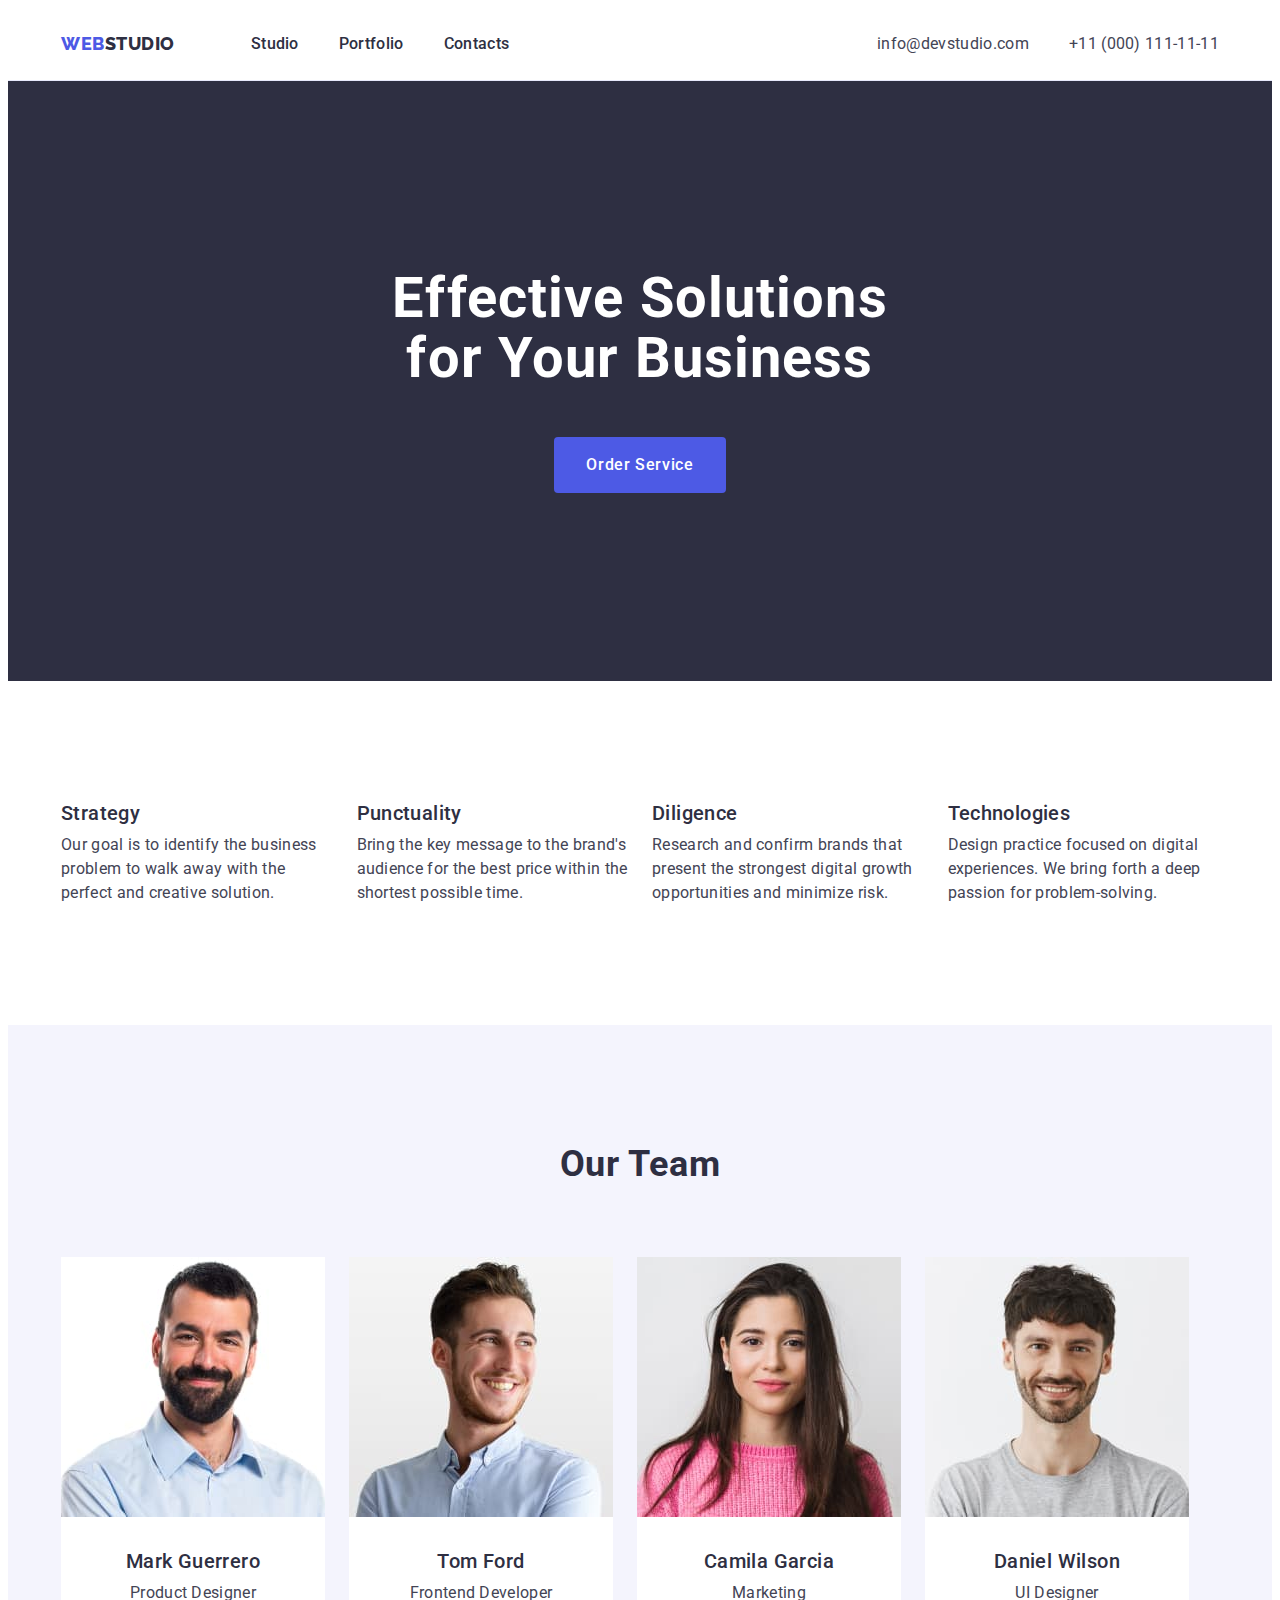
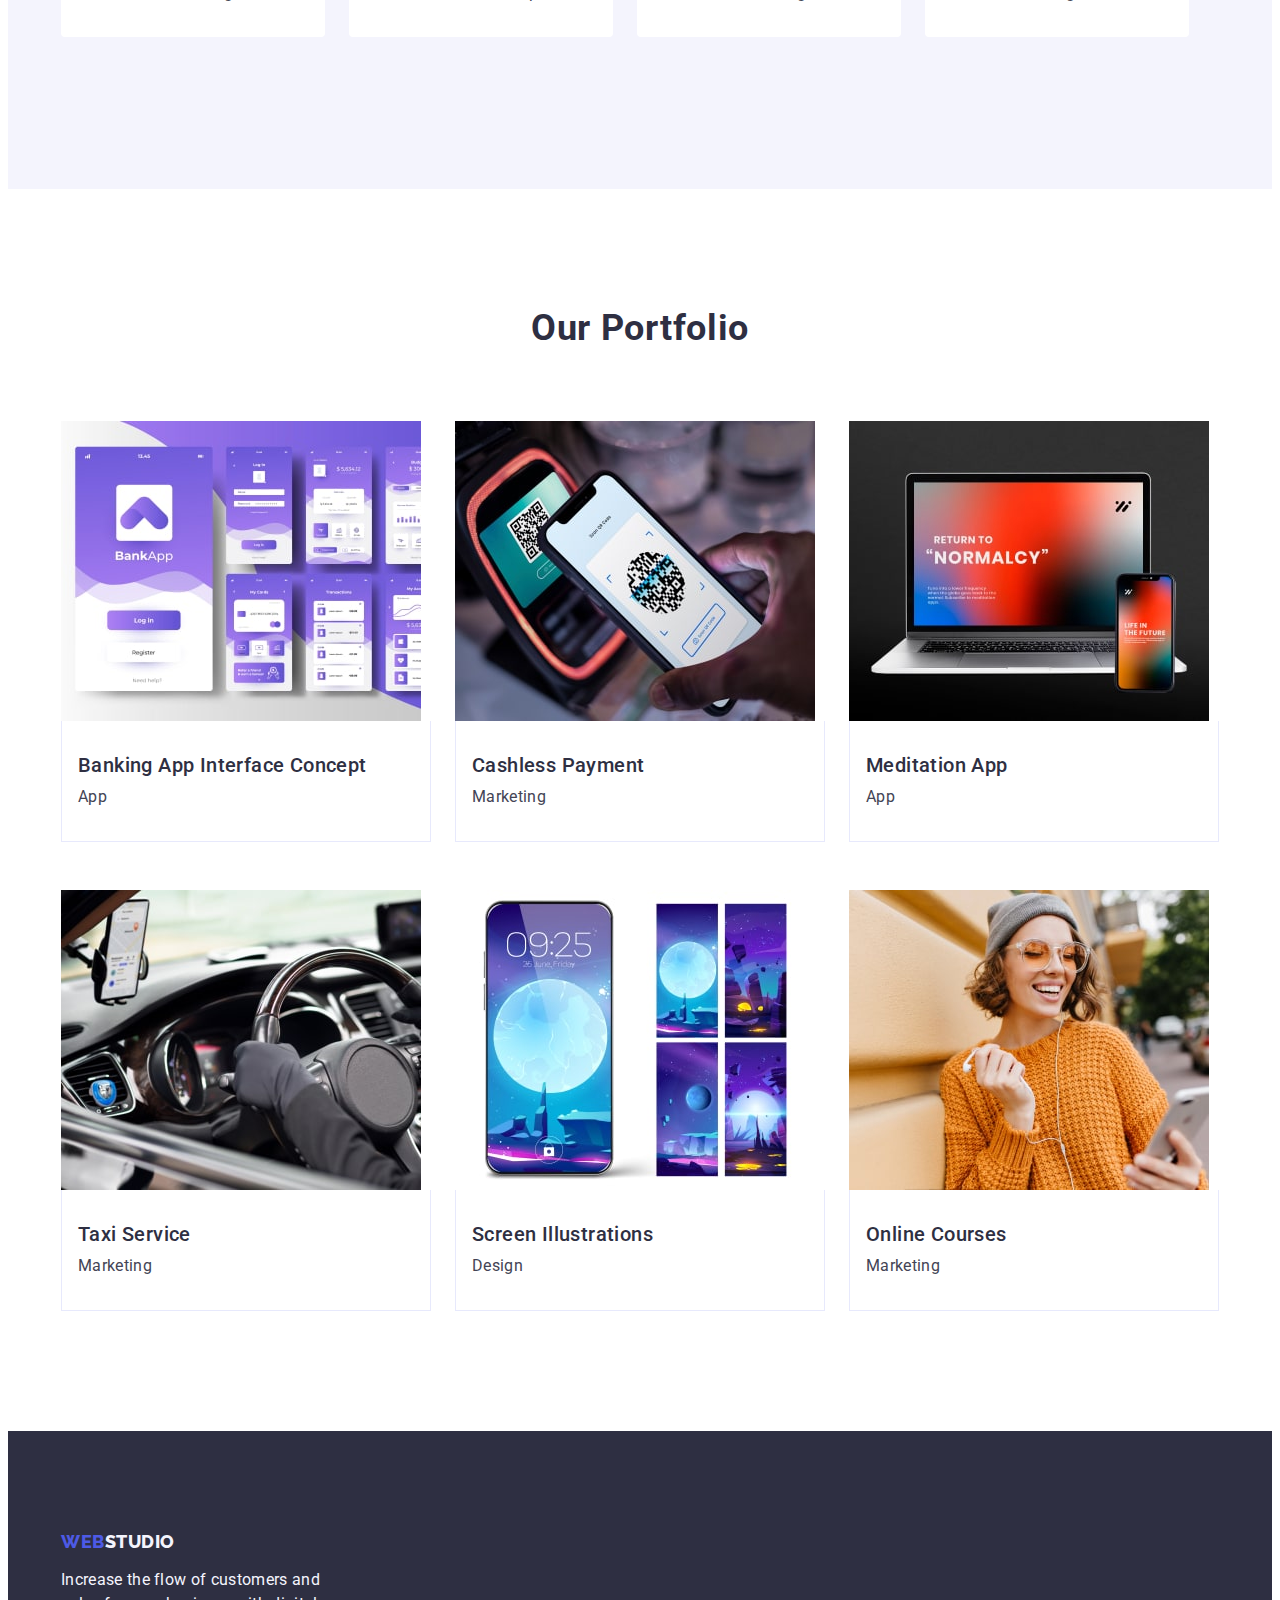
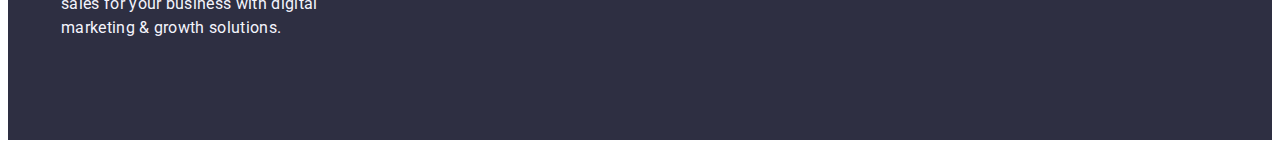
<file: index.html>
<!DOCTYPE html>
<html lang="en">
  <head>
    <meta charset="UTF-8" />
    <meta http-equiv="X-UA-Compatible" content="IE=edge" />
    <meta name="viewport" content="width=device-width, initial-scale=1.0" />
    <link rel="preconnect" href="https://fonts.googleapis.com" />
    <link rel="preconnect" href="https://fonts.gstatic.com" crossorigin />
    <link
      href="https://fonts.googleapis.com/css2?family=Raleway:wght@800&family=Roboto:wght@400;500;700&display=swap"
      rel="stylesheet"
    />
    <title>WebStudio</title>
    <link
      rel="stylesheet"
      href="https://cdnjs.cloudflare.com/ajax/libs/modern-normalize/2.0.0/modern-normalize.min.css"
      integrity="sha512-4xo8blKMVCiXpTaLzQSLSw3KFOVPWhm/TRtuPVc4WG6kUgjH6J03IBuG7JZPkcWMxJ5huwaBpOpnwYElP/m6wg=="
      crossorigin="anonymous"
      referrerpolicy="no-referrer"
    />
    <link rel="stylesheet" href="./css/styles.css" />
  </head>
  <body>
    <header class="header">
      <div class="container header-container">
        <nav class="header-navigation">
          <a href="./index.html" class="header-logo link"
            >Web<span class="header-logo-span">Studio</span></a
          >

          <ul class="header-menu list">
            <li class="header-menu-item">
              <a class="header-menu-link link" href="./index.html">Studio</a>
            </li>
            <li class="header-menu-item">
              <a class="header-menu-link link" href="">Portfolio</a>
            </li>
            <li class="header-menu-item">
              <a class="header-menu-link link" href="">Contacts</a>
            </li>
          </ul>
        </nav>
        <address class="address">
          <ul class="header-contacts list">
            <li>
              <a
                class="header-contacts-link link"
                href="mailto:info@devstudio.com"
                >info@devstudio.com</a
              >
            </li>
            <li>
              <a class="header-contacts-link link" href="tel:+110001111111"
                >+11 (000) 111-11-11</a
              >
            </li>
          </ul>
        </address>
      </div>
    </header>

    <main>
      <section class="hero">
        <div class="hero-container container">
          <h1 class="hero-title">Effective Solutions for Your Business</h1>
          <button type="button" class="hero-btn">Order Service</button>
        </div>
      </section>
      <section class="benefits">
        <div class="container">
          <h2 class="visually-hidden">Benefits</h2>
          <ul class="benefits-list list">
            <li class="benefits-item">
              <h3 class="benefits-subtitle">Strategy</h3>
              <p class="benefits-item-text">
                Our goal is to identify the business problem to walk away with
                the perfect and creative solution.
              </p>
            </li>
            <li class="benefits-item">
              <h3 class="benefits-subtitle">Punctuality</h3>
              <p class="benefits-item-text">
                Bring the key message to the brand's audience for the best price
                within the shortest possible time.
              </p>
            </li>
            <li class="benefits-item">
              <h3 class="benefits-subtitle">Diligence</h3>
              <p class="benefits-item-text">
                Research and confirm brands that present the strongest digital
                growth opportunities and minimize risk.
              </p>
            </li>
            <li class="benefits-item">
              <h3 class="benefits-subtitle">Technologies</h3>
              <p class="benefits-item-text">
                Design practice focused on digital experiences. We bring forth a
                deep passion for problem-solving.
              </p>
            </li>
          </ul>
        </div>
      </section>

      <section class="team-section">
        <div class="container">
          <h2 class="team">Our Team</h2>
          <ul class="team-list list">
            <li class="team-list-item">
              <img
                src="./images/Mark.jpg"
                alt="Mark Guerrero photo"
                width="264"
                height="260"
                class="team-img"
              />
              <div class="employee-name">
                <h3 class="team-title">Mark Guerrero</h3>
                <p class="team-text">Product Designer</p>
              </div>
            </li>
            <li class="team-list-item">
              <img
                src="./images/Tom.jpg"
                alt="Tom Ford photo"
                width="264"
                height="260"
                class="team-img"
              />
              <div class="employee-name">
                <h3 class="team-title">Tom Ford</h3>
                <p class="team-text">Frontend Developer</p>
              </div>
            </li>
            <li class="team-list-item">
              <img
                src="./images/Camila.jpg"
                alt="Camila Garcia photo"
                width="264"
                height="260"
                class="team-img"
              />
              <div class="employee-name">
                <h3 class="team-title">Camila Garcia</h3>
                <p class="team-text">Marketing</p>
              </div>
            </li>
            <li class="team-list-item">
              <img
                src="./images/Daniel.jpg"
                alt="Daniel Wilson photo"
                width="264"
                height="260"
                class="team-img"
              />
              <div class="employee-name">
                <h3 class="team-title">Daniel Wilson</h3>
                <p class="team-text">UI Designer</p>
              </div>
            </li>
          </ul>
        </div>
      </section>
      <section class="portfolio-section">
        <div class="container">
          <h2 class="portfolio-main-title">Our Portfolio</h2>

          <ul class="portfolio list">
            <li class="portfolio-link">
              <img
                src="./images/prtfl1.jpg"
                alt="Banking App photo"
                width="360"
                height="300"
                class="portfolio-item"
              />
              <div class="app-name">
                <h3 class="portfolio-title">Banking App Interface Concept</h3>
                <p class="portfolio-text">App</p>
              </div>
            </li>

            <li class="portfolio-link">
              <img
                src="./images/prtfl2.jpg"
                alt="Cashless Payment photo"
                width="360"
                height="300"
                class="portfolio-item"
              />
              <div class="app-name">
                <h3 class="portfolio-title">Cashless Payment</h3>
                <p class="portfolio-text">Marketing</p>
              </div>
            </li>

            <li class="portfolio-link">
              <img
                src="./images/prtfl4.jpg"
                alt="Meditation App photo"
                width="360"
                height="300"
                class="portfolio-item"
              />
              <div class="app-name">
                <h3 class="portfolio-title">Meditation App</h3>
                <p class="portfolio-text">App</p>
              </div>
            </li>

            <li class="portfolio-link">
              <img
                src="./images/prtfl3.jpg"
                alt="Taxi Service photo"
                width="360"
                height="300"
                class="portfolio-item"
              />
              <div class="app-name">
                <h3 class="portfolio-title">Taxi Service</h3>
                <p class="portfolio-text">Marketing</p>
              </div>
            </li>

            <li class="portfolio-link">
              <img
                src="./images/prtfl5.jpg"
                alt="Screen Illustrations photo"
                width="360"
                height="300"
                class="portfolio-item"
              />
              <div class="app-name">
                <h3 class="portfolio-title">Screen Illustrations</h3>
                <p class="portfolio-text">Design</p>
              </div>
            </li>

            <li class="portfolio-link">
              <img
                src="./images/prtfl6.jpg"
                alt="Online Courses photo"
                width="360"
                height="300"
                class="portfolio-item"
              />
              <div class="app-name">
                <h3 class="portfolio-title">Online Courses</h3>
                <p class="portfolio-text">Marketing</p>
              </div>
            </li>
          </ul>
        </div>
      </section>
    </main>

    <footer class="footer">
      <div class="container">
        <a class="footer-link footer-logo" href="./index.html"
          >Web<span class="footer-logo-span">Studio</span></a
        >
        <p class="footer-text">
          Increase the flow of customers and sales for your business with
          digital marketing & growth solutions.
        </p>
      </div>
    </footer>
  </body>
</html>
</file>
<file: css/styles.css>
:root {
  --title-color: #2e2f42;
  --text-color: #434455;
  --second-text-color: #ffffff;
  --accent-color: #4d5ae5;
  --btn-color: #f4f4fd;
}

body {
  font-family: "Raleway", sans-serif;
  font-family: "Roboto", sans-serif;
  background-color: #ffffff;
  color: var(--text-color);
}
p,
h1,
h2,
h3,
h4,
h5,
h6 {
  margin-top: 0;
  margin-bottom: 0;
}
ul {
  list-style-type: none;
  margin-top: 0;
  margin-bottom: 0;
  padding-left: 0;
}
a {
  text-decoration: none;
}
button {
  cursor: pointer;
}
img {
  display: block;
}
.container {
  width: 100%;
  max-width: 1158px;
  padding-left: 15px;
  padding-right: 15px;
  margin: 0 auto;
}

.link {
  text-decoration: none;
  white-space: nowrap;
}
.list {
  list-style: none;
}

/*---------------HEADER--------------- */

.header {
  border-bottom: 1px solid #e7e9fc;
}
.header-container {
  display: flex;
  align-items: center;
}
.header-navigation {
  display: flex;
  align-items: center;
  margin-right: auto;
}
.header-logo {
  font-family: "Raleway", sans-serif;
  font-weight: 800;
  font-size: 18px;
  line-height: 1.17;
  letter-spacing: 0.03em;
  text-transform: uppercase;
  color: #4d5ae5;
  display: flex;
  margin-right: 76px;
}
.header-logo-span {
  color: #2e2f42;
}
.header-menu {
  display: flex;

  justify-content: space-between;
  gap: 40px;
}
.header-menu-item {
  gap: 40px;
}
.header-menu-link {
  font-weight: 500;
  font-size: 16px;
  line-height: 1.5;
  letter-spacing: 0.02em;
  color: var(--title-color);
  padding: 24px 0;
}
.header-menu-link:hover,
.header-menu-link:focus {
  color: #404bbf;
}
.address {
  font-style: normal;
}
.header-contacts {
  display: flex;

  gap: 40px;
}
.header-contacts-link {
  font-weight: 400;
  font-size: 16px;
  line-height: 1.5;
  letter-spacing: 0.02em;
  color: var(--text-color);
  padding: 24px 0;
  display: block;
}
.header-contacts-link:hover,
.header-contacts-link:focus {
  color: #404bbf;
}
/*---------------HERO--------------- */
.hero {
  padding: 188px 0;
  background-color: var(--title-color);
}
.hero-container {
}
.hero-title {
  font-weight: 700;
  font-size: 56px;
  line-height: 1.07;
  letter-spacing: 0.02em;
  text-align: center;
  color: #ffffff;
  max-width: 496px;
  margin: 0 auto;
  margin-bottom: 48px;
}
.hero-btn {
  font-family: inherit;
  font-weight: 500;
  font-size: 16px;
  line-height: 1.5;
  letter-spacing: 0.04em;
  color: #ffffff;
  background-color: #4d5ae5;
  min-width: 169px;
  border: none;
  cursor: pointer;
  border-radius: 4px;
  display: block;
  align-items: center;
  padding: 16px 32px;
  margin: 0 auto;
  margin-top: 48px;
}
.hero-btn:hover,
.hero-btn:focus {
  background-color: #404bbf;
}
/*---------------BENEFITS--------------- */
.benefits {
  padding: 120px 0;
}

.visually-hidden {
  position: absolute;
  width: 1px;
  height: 1px;
  margin: -1px;
  border: 0;
  padding: 0;
  white-space: nowrap;
  clip-path: inset(100%);
  clip: rect(0 0 0 0);
  overflow: hidden;
}
.benefits-list {
  display: flex;
  gap: 24px;
}
.benefits-item {
  width: calc((100% - 3 * 24px) / 4);
}
.benefits-subtitle {
  font-weight: 500;
  font-size: 20px;
  line-height: 1.2;
  letter-spacing: 0.02em;
  color: var(--title-color);
  margin-bottom: 8px;
}
.benefits-item-text {
  font-size: 16px;
  line-height: 1.5;
  letter-spacing: 0.02em;
  color: var(--text-color);
}

/*---------------TEAM--------------- */
.team-section {
  background-color: #f4f4fd;
  padding: 120px 0;
}
.team {
  font-weight: 700;
  font-size: 36px;
  line-height: 1.11;
  text-align: center;
  letter-spacing: 0.02em;
  text-transform: capitalize;
  color: var(--title-color);

  margin-bottom: 72px;
}
.team-list {
  display: flex;
  gap: 24px;
}
.list {
}
.team-list-item {
  background-color: #ffffff;
  margin-bottom: 32px;
  border-radius: 0px 0px 4px 4px;
}
.team-img {
}
.employee-name {
  padding: 32px 0;
}
.team-title {
  font-weight: 500;
  font-size: 20px;
  line-height: 1.2;
  text-align: center;
  letter-spacing: 0.02em;
  color: var(--title-color);
  margin-bottom: 8px;
}
.team-text {
  font-size: 16px;
  line-height: 1.5;
  text-align: center;
  letter-spacing: 0.02em;
  color: var(--text-color);
}
.products-title {
  font-weight: 700;
  font-size: 36px;
  line-height: 1.11;
  text-align: center;
  letter-spacing: 0.02em;
  text-transform: capitalize;
  color: #2e2f42;
}
.products-list {
}
.list {
}
.products-item {
}
/*---------------PORTFOLIO--------------- */
.portfolio-section {
  padding-top: 120px;
  padding-bottom: 120px;
}
.portfolio-main-title {
  font-weight: 700;
  font-size: 36px;
  line-height: 1.11;
  text-align: center;
  letter-spacing: 0.02em;
  text-transform: capitalize;
  color: var(--title-color);

  margin-bottom: 72px;
}

.portfolio {
  display: flex;
  flex-wrap: wrap;
  row-gap: 48px;
  column-gap: 24px;
}
.portfolio-link {
  width: calc((100% - 2 * 24px) / 3);
}

.portfolio-item {
}
.app-name {
  padding: 32px 16px;
  border: 1px solid #e7e9fc;
  border-top: none;
}
.portfolio-title {
  font-weight: 500;
  font-size: 20px;
  line-height: 1.2;
  letter-spacing: 0.02em;
  color: var(--title-color);
  margin-bottom: 8px;
}
.portfolio-text {
  font-size: 16px;
  line-height: 1.5;
  letter-spacing: 0.02em;
  color: var(--text-color);
}

/*---------------FOOTER--------------- */
.footer {
  background-color: var(--title-color);
  padding: 100px 0;
}
.footer-link {
  display: inline-block;
  margin-bottom: 16px;
}
.footer-logo {
  font-family: "Raleway", sans-serif;
  font-weight: 800;
  font-size: 18px;
  line-height: 1.17;
  letter-spacing: 0.03em;
  text-transform: uppercase;
  color: var(--accent-color);
}
.footer-logo-span {
  color: #f4f4fd;
}
.link {
}
.footer-text {
  font-size: 16px;
  line-height: 1.5;
  letter-spacing: 0.02em;
  color: #f4f4fd;
  max-width: 264px;
}
</file>
